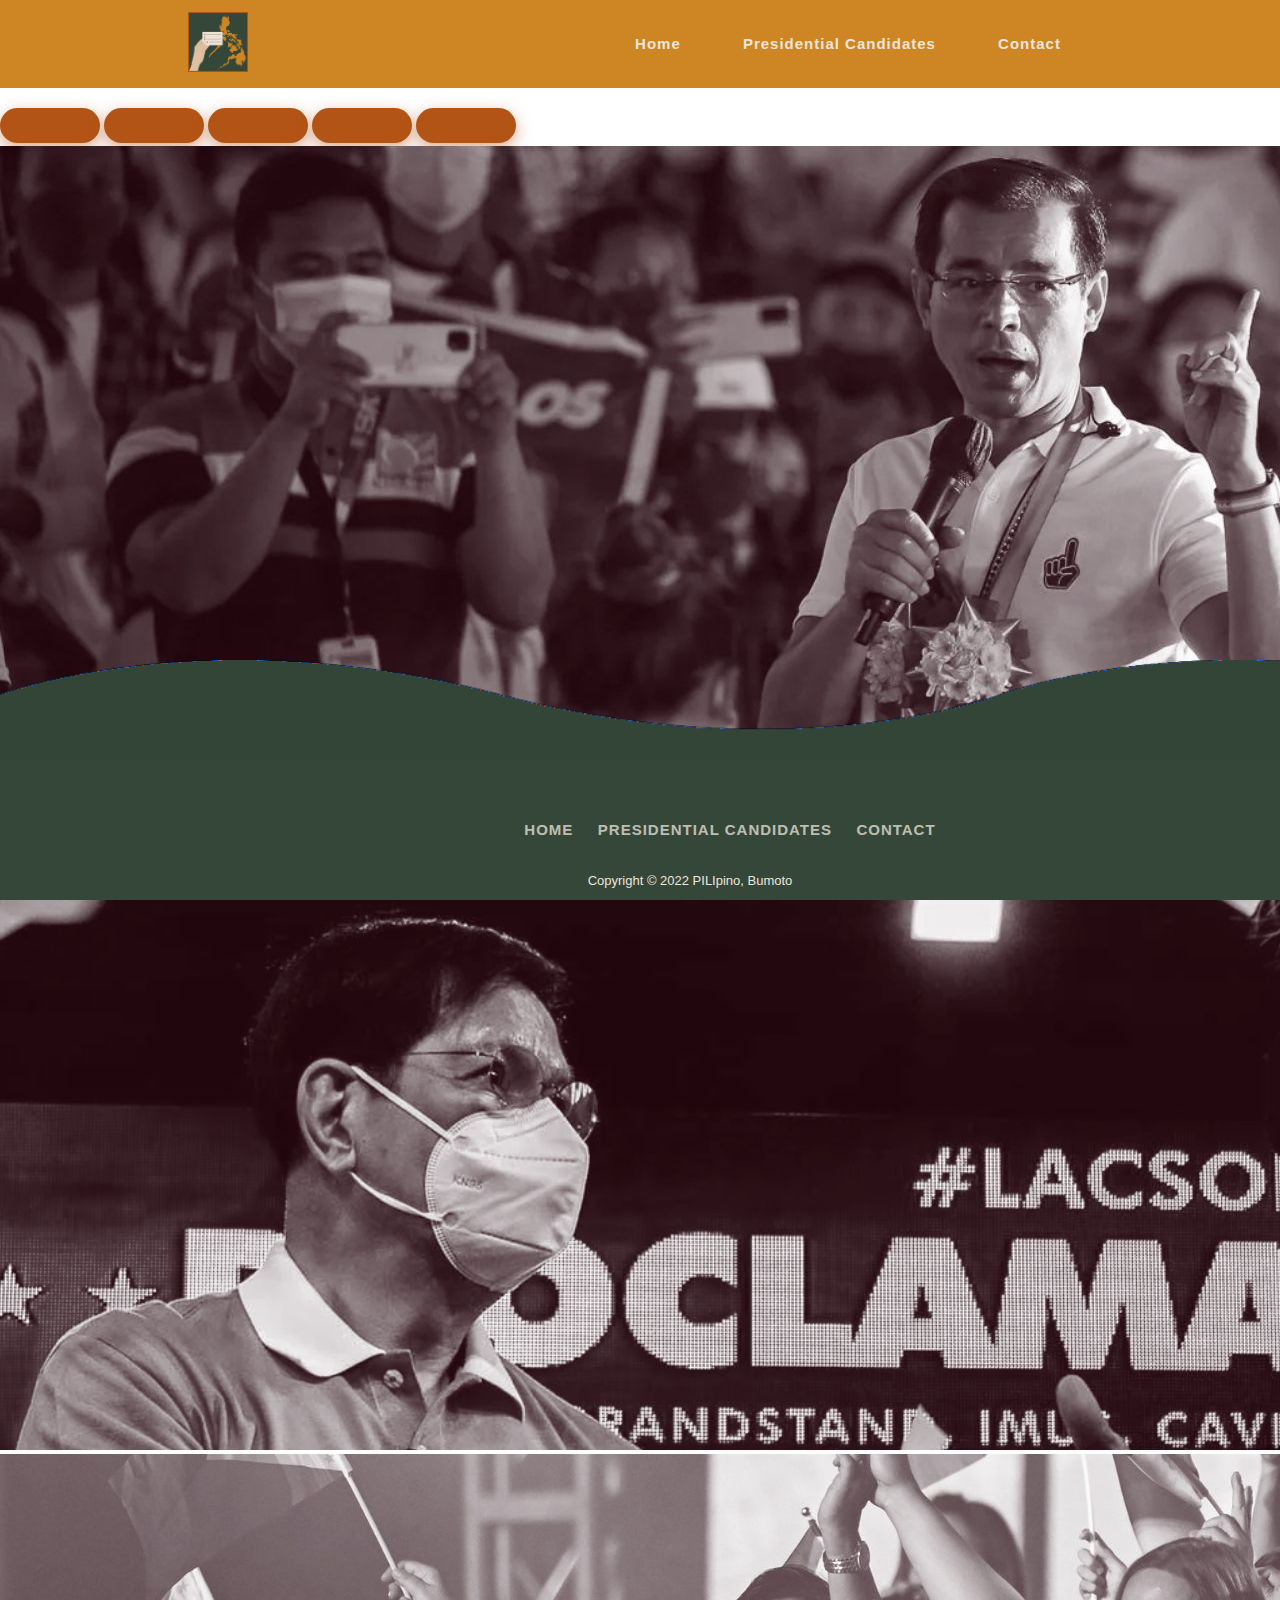
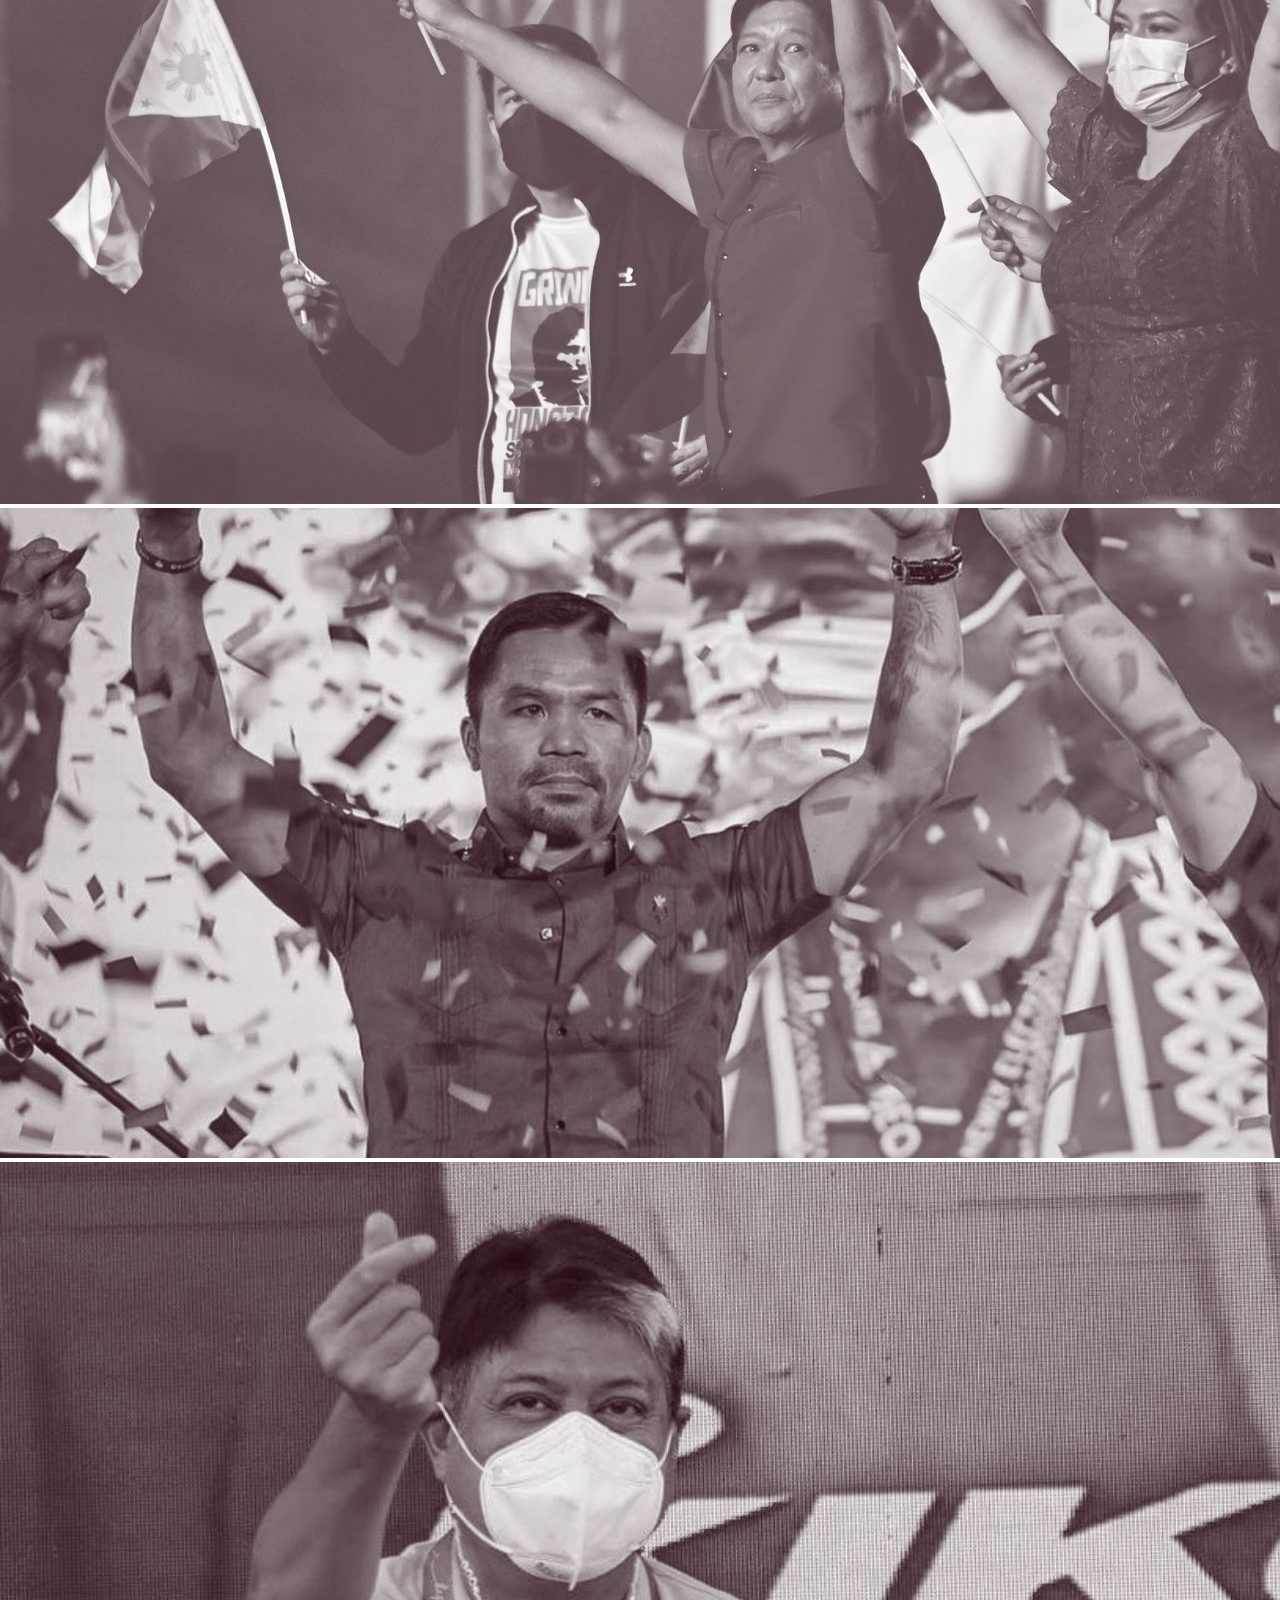
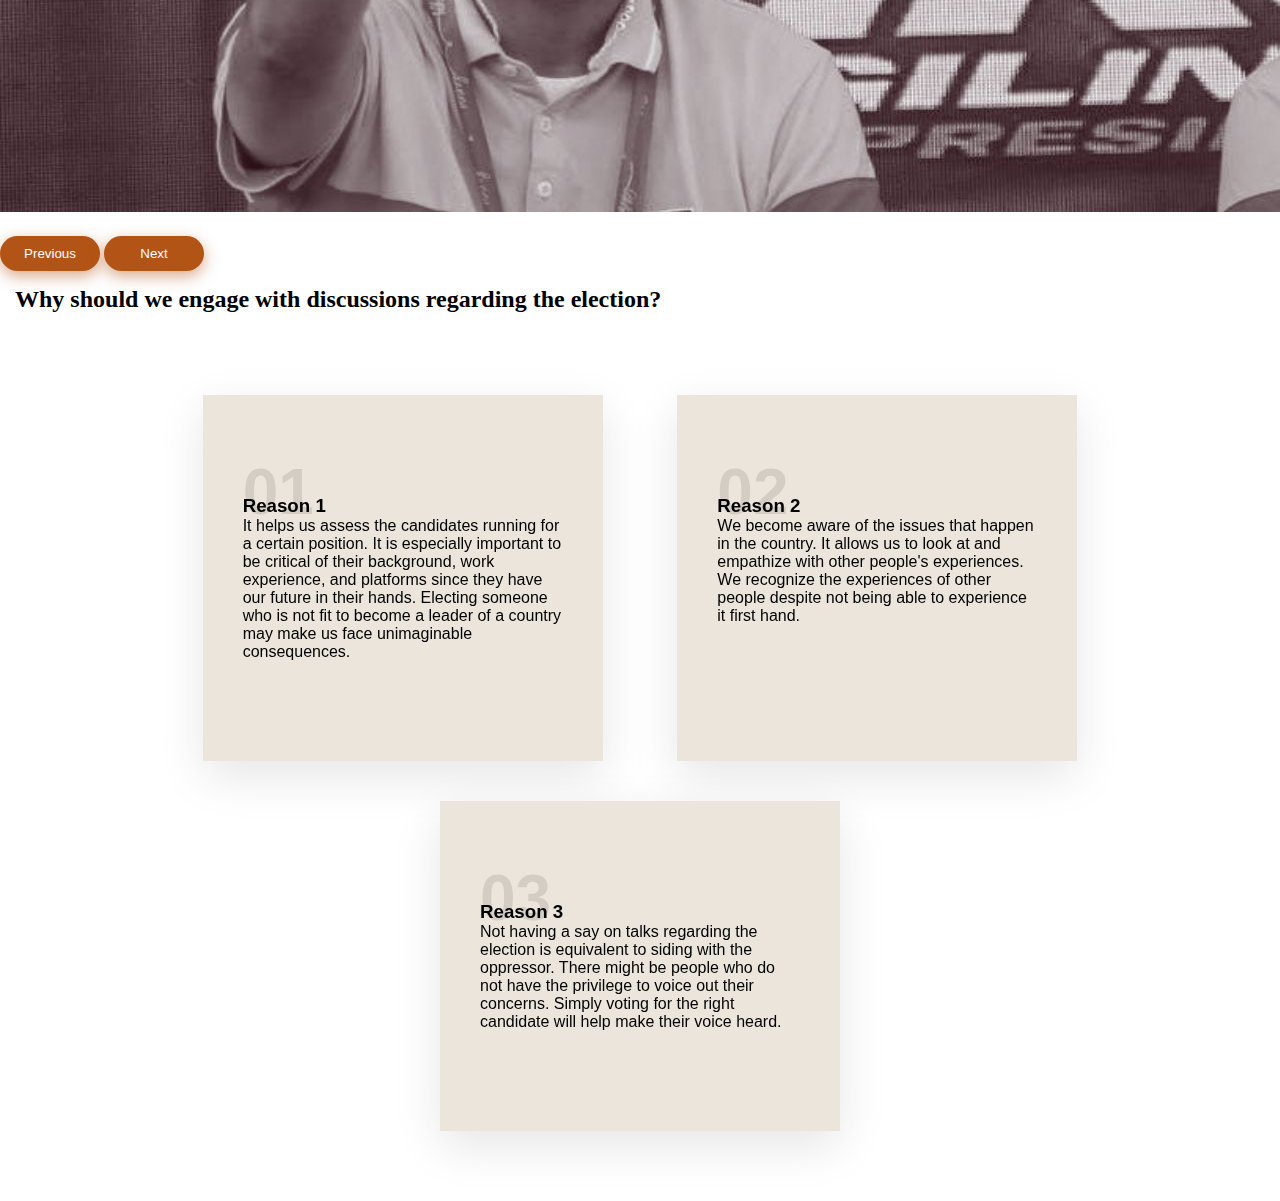
<file: index.html>
<!DOCTYPE html>
<html lang="en">
<head>
    <meta charset="UTF-8">
    <meta http-equiv="X-UA-Compatible" content="IE=edge">
    <meta name="viewport" content="width=device-width, initial-scale=1.0">
    <link rel="stylesheet" href="style.css">
    <link href="https://cdn.jsdelivr.net/npm/bootstrap@5.1.3/dist/css/bootstrap.min.css" rel="stylesheet" integrity="sha384-1BmE4kWBq78iYhFldvKuhfTAU6auU8tT94WrHftjDbrCEXSU1oBoqyl2QvZ6jIW3" crossorigin="anonymous">
    <title>PILIpino, Bumoto</title>
</head>
<body>
  <nav>
    <div class="logo">
      <img src="PILIpino, Bumoto Logo.jpeg" width="60" height="60"></img> 
    </div>
    <ul class="nav-links">
      <li>
        <a href="index.html">Home</a>
      </li>
      <li>
        <a href="presidential candidates.html">Presidential Candidates</a>      
      </li>
      <li>
        <a href="contact.html">Contact</a>
      </li>
    </ul>
    <div class="burger">
      <div class="line1"></div>
      <div class="line2"></div>
      <div class="line3"></div>
    </div>
  </nav>

  <script src="app.js"></script> 

<main>
  <!-- Option 1: Bootstrap Bundle with Popper -->
  <script src="https://cdn.jsdelivr.net/npm/bootstrap@5.1.3/dist/js/bootstrap.bundle.min.js" integrity="sha384-ka7Sk0Gln4gmtz2MlQnikT1wXgYsOg+OMhuP+IlRH9sENBO0LRn5q+8nbTov4+1p" crossorigin="anonymous"></script>
  
  <div class="container-fluid">
    <div class="row">
    <div id="carouselExampleIndicators" class="carousel slide" data-bs-ride="carousel">
      <div class="carousel-indicators">
        <button type="button" data-bs-target="#carouselExampleIndicators" data-bs-slide-to="0" class="active" aria-current="true" aria-label="Slide 1"></button>
        <button type="button" data-bs-target="#carouselExampleIndicators" data-bs-slide-to="1" aria-label="Slide 2"></button>
        <button type="button" data-bs-target="#carouselExampleIndicators" data-bs-slide-to="2" aria-label="Slide 3"></button>
        <button type="button" data-bs-target="#carouselExampleIndicators" data-bs-slide-to="3" aria-label="Slide 4"></button>
        <button type="button" data-bs-target="#carouselExampleIndicators" data-bs-slide-to="4" aria-label="Slide 5"></button>
      </div>
      <div class="carousel-inner">
        <div class="carousel-item active">
          <img src="domagoso campaign.jpg" class="img-fluid" alt="...">
        </div>
        <div class="carousel-item">
          <img src="lacson campaign.jpg" class="img-fluid" alt="...">
        </div>
        <div class="carousel-item">
          <img src="marcos campaign.jpg" class="img-fluid" alt="...">
        </div>
        <div class="carousel-item">
          <img src="pacquiao campaign.jpg" class="img-fluid" alt="...">
        </div>
        <div class="carousel-item">
          <img src="robredo campaign.jpg" class="img-fluid" alt="...">
        </div>
      </div>
      <button class="carousel-control-prev" type="button" data-bs-target="#carouselExampleIndicators" data-bs-slide="prev">
        <span class="carousel-control-prev-icon" aria-hidden="true"></span>
        <span class="visually-hidden">Previous</span>
      </button>
      <button class="carousel-control-next" type="button" data-bs-target="#carouselExampleIndicators" data-bs-slide="next">
        <span class="carousel-control-next-icon" aria-hidden="true"></span>
        <span class="visually-hidden">Next</span>
      </button>
         </div>
      </div>
      <span class="placeholder w-100"></span>
  </div>

  <div class="text-reason">
    <h2>Why should we engage with discussions regarding the election?</h2>
  </div>

  <div class="container">
    <div class="box">
      <h2>01</h2>
      <h3>Reason 1</h3>
      <p>It helps us assess the candidates running for a certain position. It is especially important
         to be critical of their background, work experience, and platforms since they have our future 
         in their hands. Electing someone who is not fit to become a leader of a country may make us
         face unimaginable consequences.</p>
    </div>
    <div class="box">
      <h2>02</h2>
      <h3>Reason 2</h3>
      <p>We become aware of the issues that happen in the country. It allows us to look at and 
         empathize with other people's experiences. We recognize the experiences of other people
         despite not being able to experience it first hand.</p>
    </div>
    <div class="box">
      <h2>03</h2>
      <h3>Reason 3</h3>
      <p>Not having a say on talks regarding the election is equivalent to siding with the oppressor.  
         There might be people who do not have the privilege to voice out their concerns. Simply voting
         for the right candidate will help make their voice heard.</p>
    </div>
  </div>

  <footer>
    <ul class="waves">
      <div class="wave" id="wave1"></div>
      <div class="wave" id="wave2"></div>
      <div class="wave" id="wave3"></div>
      <div class="wave" id="wave4"></div>
    </ul>
   <ul class="menu">
     <li><a href="index.html">HOME</a></li>
     <li><a href="presidential candidates.html">PRESIDENTIAL CANDIDATES</a></li>
     <li><a href="contact.html">CONTACT</a></li>
   </ul>
   <div class="copyright">
    <p>Copyright © 2022 PILIpino, Bumoto</p>
   </div>
  </footer>

</body>
</html>
</file>
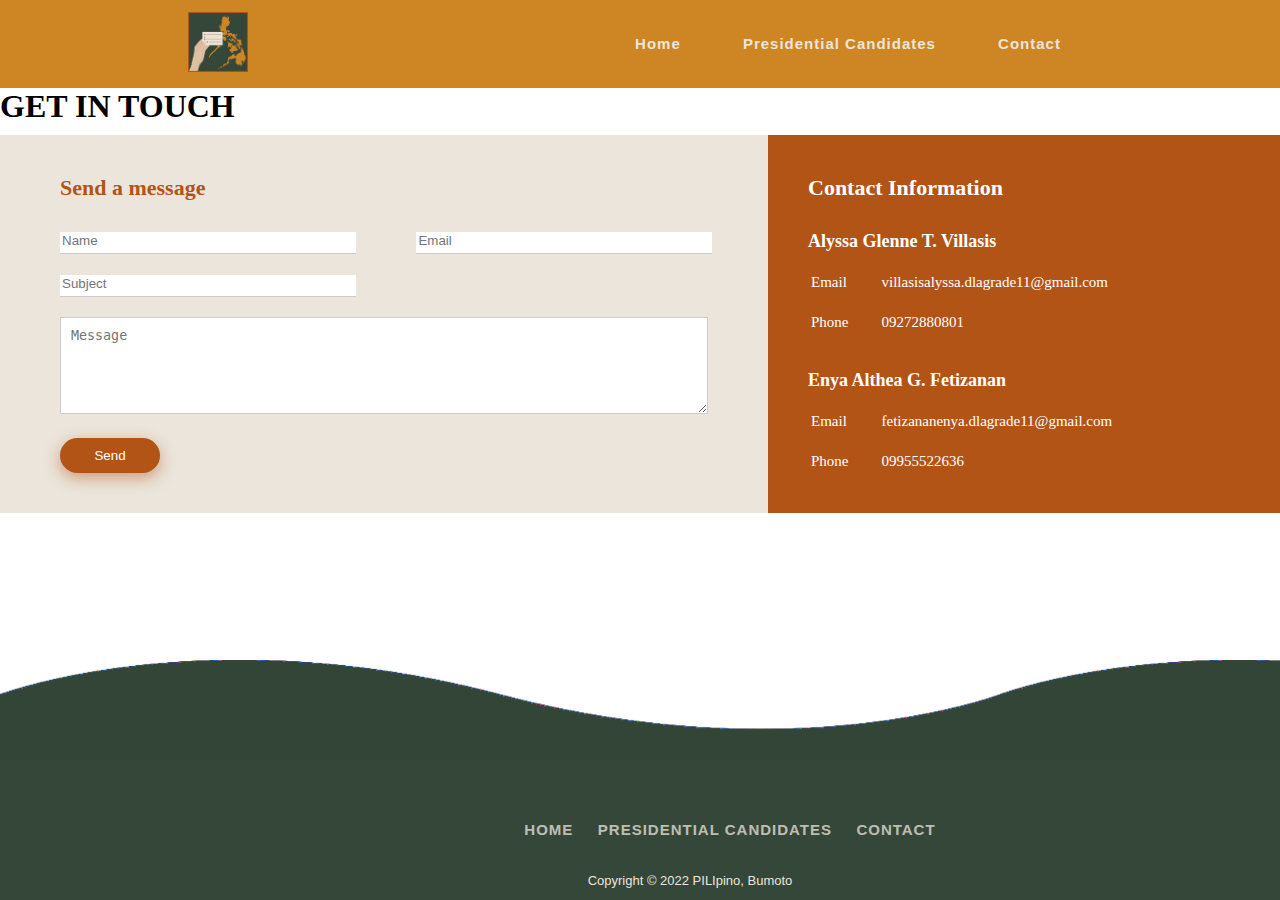
<file: contact.html>
<!DOCTYPE html>
<html lang="en">
<head>
    <meta charset="UTF-8">
    <meta http-equiv="X-UA-Compatible" content="IE=edge">
    <meta name="viewport" content="width=device-width, initial-scale=1.0">
    <link href="https://cdn.jsdelivr.net/npm/bootstrap@5.1.3/dist/css/bootstrap.min.css" rel="stylesheet" integrity="sha384-1BmE4kWBq78iYhFldvKuhfTAU6auU8tT94WrHftjDbrCEXSU1oBoqyl2QvZ6jIW3" crossorigin="anonymous">
    <link rel="stylesheet" href="style.css">
    <title>Document</title>
</head>
<body>
    <nav>
        <div class="logo">
          <img src="PILIpino, Bumoto Logo.jpeg" width="60" height="60"></img> 
        </div>
        <ul class="nav-links">
          <li>
            <a href="index.html">Home</a>
          </li>
          <li>
            <a href="presidential candidates.html">Presidential Candidates</a>      
          </li>
          <li>
            <a href="contact.html">Contact</a>
          </li>
        </ul>
        <div class="burger">
          <div class="line1"></div>
          <div class="line2"></div>
          <div class="line3"></div>
        </div>
      </nav>
    
      <script src="app.js"></script> 

      <div class="container-fluid">
      <h1>GET IN TOUCH</h1>
        <div class="contact-box">
          <div class="contact-left">
            <h3>Send a message</h3>
            <form>
              <div class="input-row">
                <div class="input-group">
                  <input type="text" placeholder="Name">
                </div>
                <div class="input-group">
                  <input type="text" placeholder="Email">
                </div>
              </div>
              <div class="input-row">
                <div class="input-group">
                  <input type="text" placeholder="Subject">
                </div>
              </div>
              <textarea rows="5" placeholder="Message"></textarea>
            
                <button type="submit">Send</button>
            </form>
          </div>
          <div class="contact-right">
            <h3>Contact Information</h3>

            <table>
              <h4>Alyssa Glenne T. Villasis</h4>
              <tr>
                <td>Email</td>
                <td>villasisalyssa.dlagrade11@gmail.com</td>
              </tr>
              <tr>
                <td>Phone</td>
                <td>09272880801</td>
              </tr>
            </table>
            <br>
            <br>
            <table>
              <h4>Enya Althea G. Fetizanan</h4>
              <tr>
                <td>Email</td>
                <td>fetizananenya.dlagrade11@gmail.com</td>
              </tr>
              <tr>
                <td>Phone</td>
                <td>09955522636</td>
              </tr>
            </table>

        </div>
    </div>  
      
    <footer>
      <ul class="waves">
        <div class="wave" id="wave1"></div>
        <div class="wave" id="wave2"></div>
        <div class="wave" id="wave3"></div>
        <div class="wave" id="wave4"></div>
      </ul>
     <ul class="menu">
       <li><a href="index.html">HOME</a></li>
       <li><a href="presidential candidates.html">PRESIDENTIAL CANDIDATES</a></li>
       <li><a href="contact.html">CONTACT</a></li>
     </ul>
     <div class="copyright">
      <p>Copyright © 2022 PILIpino, Bumoto</p>
     </div>
    </footer>

</body>
</html>
</file>
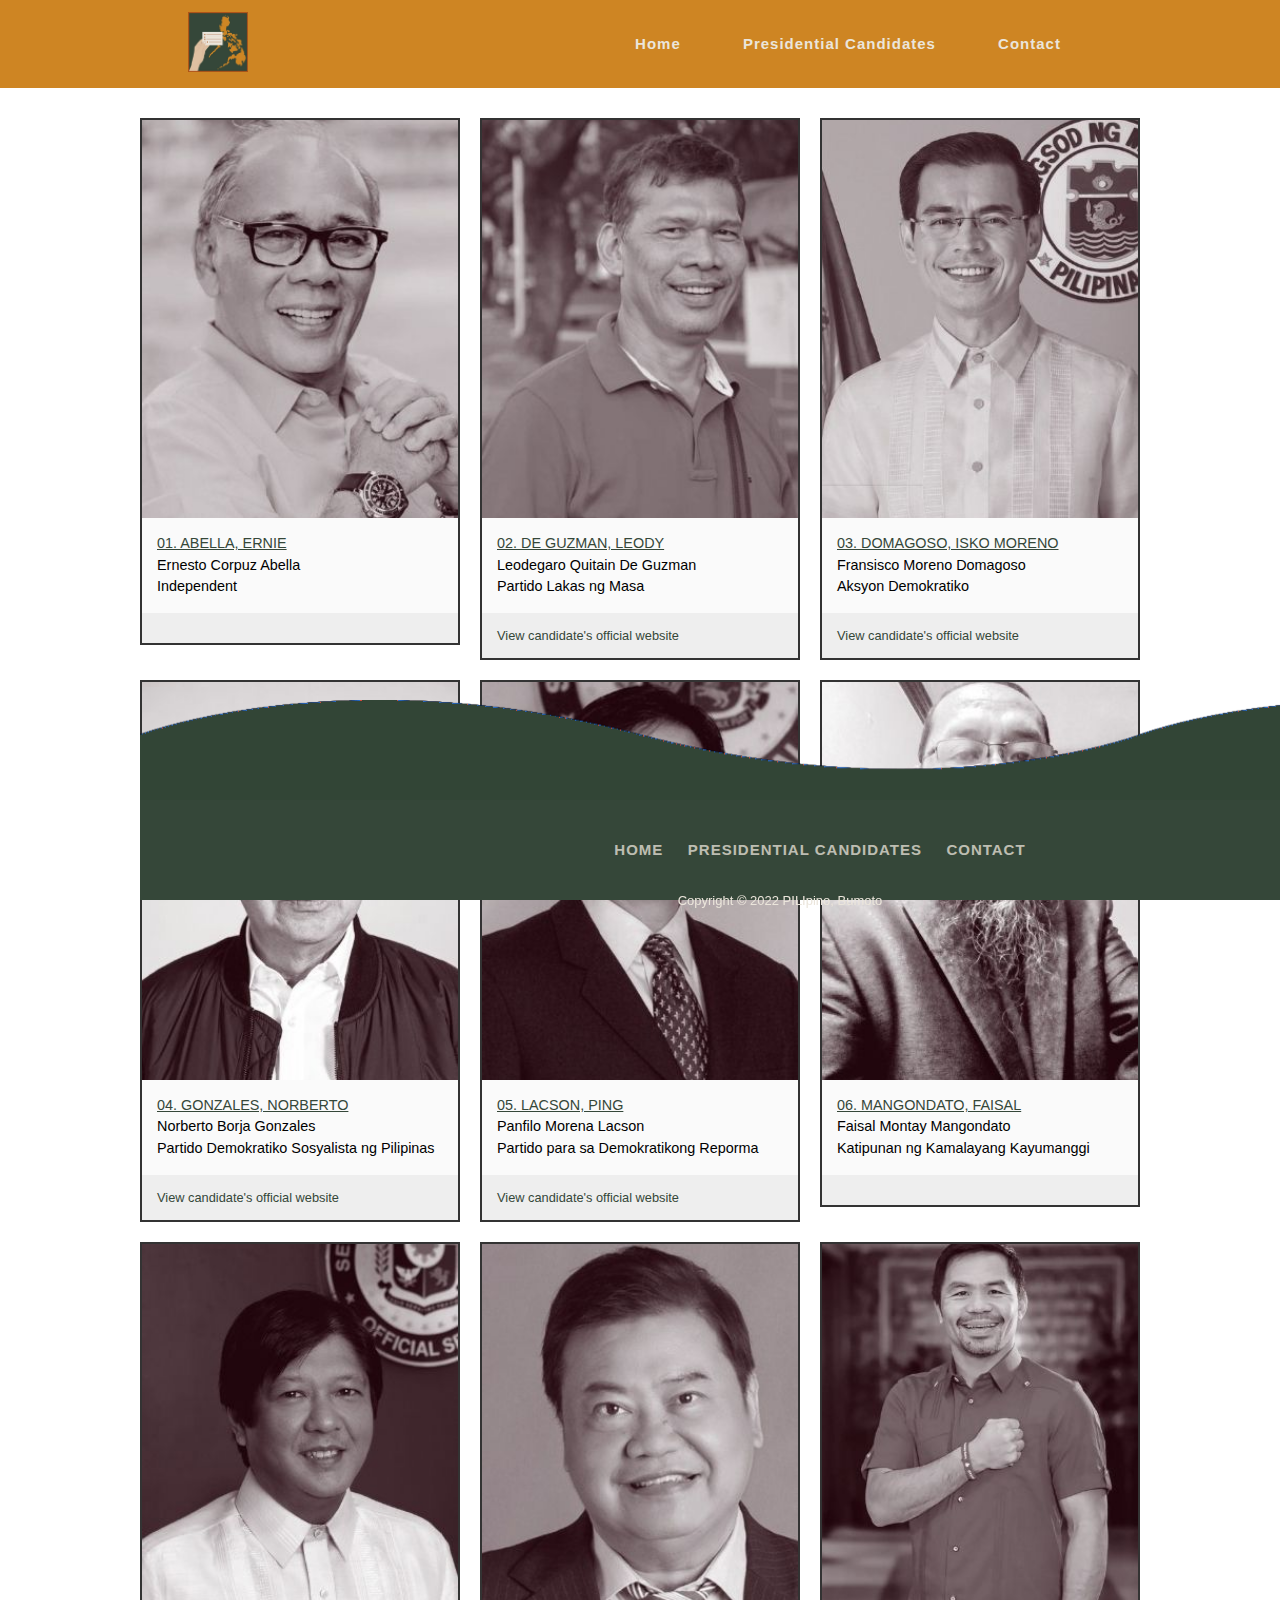
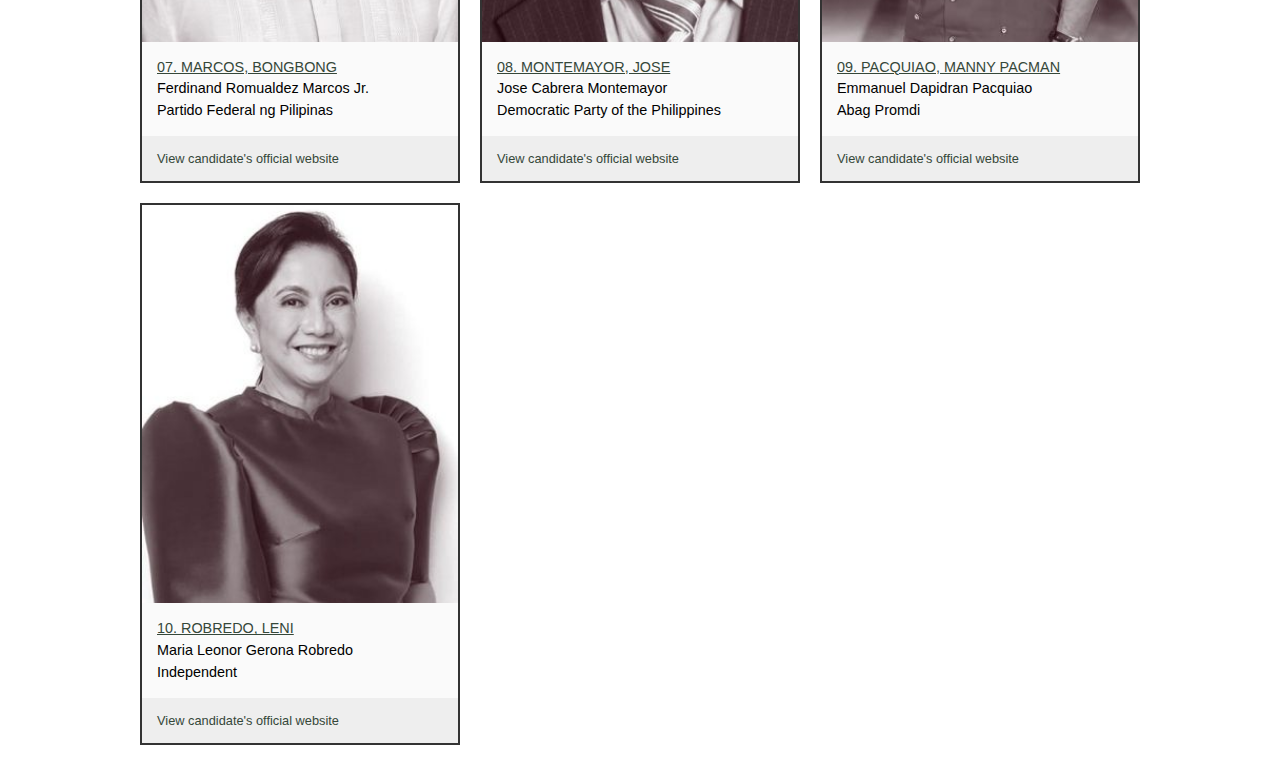
<file: presidential candidates.html>
<!DOCTYPE html>
<html lang="en">
<head>
   <meta charset="UTF-8">
   <meta http-equiv="X-UA-Compatible" content="IE=edge">
   <meta name="viewport" content="width=device-width, initial-scale=1.0">
   <link href="https://cdn.jsdelivr.net/npm/bootstrap@5.1.3/dist/css/bootstrap.min.css" rel="stylesheet" integrity="sha384-1BmE4kWBq78iYhFldvKuhfTAU6auU8tT94WrHftjDbrCEXSU1oBoqyl2QvZ6jIW3" crossorigin="anonymous">
   <link rel="stylesheet" href="style.css">
   <title>Presidential Candidates</title>
</head>
<body>
  <nav>
    <div class="logo">
      <img src="PILIpino, Bumoto Logo.jpeg" width="60" height="60"></img> 
    </div>
    <ul class="nav-links">
      <li>
        <a href="index.html">Home</a>
      </li>
      <li>
        <a href="presidential candidates.html">Presidential Candidates</a>      
      </li>
      <li>
        <a href="contact.html">Contact</a>
      </li>
    </ul>
    <div class="burger">
      <div class="line1"></div>
      <div class="line2"></div>
      <div class="line3"></div>
    </div>
  </nav>

  <script src="app.js"></script> 

   <link href="https://fonts.googleapis.com/icon?family=Material+Icons" rel="stylesheet">
   <div class="cards">
     <div class="card">
       <img class="card__image" src="abella, ernie.jpg">
       <div class="card__content">
           <a href="abella-ernie.html" class="candidate-name">01. ABELLA, ERNIE</a>
         <p>
           Ernesto Corpuz Abella
         </p>
         <p>
           Independent
         </p>
       </div>
       <div class="card__info">
        <div>
          <p></p>
        </div>
      </div>
     </div>
     <div class="card">
       <img class="card__image" src="de guzman, leody.jpg">
       <div class="card__content">
           <a href="deguzman-leody.html" class="candidate-name">02. DE GUZMAN, LEODY</a>
         <p>
            Leodegaro Quitain De Guzman
         </p>
         <p>
           Partido Lakas ng Masa
         </p>
       </div>
       <div class="card__info">
         <div>
           <a href="https://kaleody.org/" class="card__link">View candidate's official website</a>
         </div>
       </div>
     </div>
     <div class="card">
       <img class="card__image" src="domagoso, isko moreno.jpg">
       <div class="card__content">
           <a href="domagoso-isko-moreno.html" class="candidate-name">03. DOMAGOSO, ISKO MORENO</a>
         <p>
           Fransisco Moreno Domagoso
         </p>
         <p>
           Aksyon Demokratiko
         </p>
       </div>
       <div class="card__info">
         <div>
           <a href="https://tayosiisko.com/" class="card__link">View candidate's official website</a>
         </div>
       </div>
     </div>
     <div class="card">
       <img class="card__image" src="gonzales, norberto.jpg">
       <div class="card__content">
           <a href="gonzales-norberto.html" class="candidate-name">04. GONZALES, NORBERTO</a>
         <p>
           Norberto Borja Gonzales
         </p>
         <p>
           Partido Demokratiko Sosyalista ng Pilipinas
         </p>
       </div>
       <div class="card__info">
         <div>
           <a href="https://norbertobgonzales.com/online/" class="card__link">View candidate's official website</a>
         </div>
       </div>
     </div>
     <div class="card">
       <img class="card__image" src="lacson, ping.jpg">
       <div class="card__content">
           <a href="lacson-ping.html" class="candidate-name">05. LACSON, PING</a>
         <p>
           Panfilo Morena Lacson
         </p>
         <p>
           Partido para sa Demokratikong Reporma
         </p>
       </div>
       <div class="card__info">
         <div>
           <a href="https://pinglacson.net/" class="card__link">View candidate's official website</a>
         </div>
       </div>
     </div>
     <div class="card">
       <img class="card__image" src="mangondato, faisal.jpg">
       <div class="card__content">
           <a href="mangondato-faisal.html" class="candidate-name">06. MANGONDATO, FAISAL</a>
         <p>
           Faisal Montay Mangondato
         </p>
         <p>
           Katipunan ng Kamalayang Kayumanggi
         </p>
       </div>
       <div class="card__info">
         <div>
           <p></p>
         </div>
       </div>
     </div>
     <div class="card">
       <img class="card__image" src="marcos, bongbong.jpg">
       <div class="card__content">
           <a href="marcos-bongbong.html" class="candidate-name">07. MARCOS, BONGBONG</a>
         <p>
           Ferdinand Romualdez Marcos Jr.
         </p>
         <p>
           Partido Federal ng Pilipinas
         </p>
       </div>
       <div class="card__info">
         <div>
           <a href="https://www.bongbongmarcos.com/" class="card__link">View candidate's official website</a>
         </div>
       </div>
     </div>
     <div class="card">
       <img class="card__image" src="montemayor, jose jr..jpg">
       <div class="card__content">
           <a href="montemayor-jose.html" class="candidate-name">08. MONTEMAYOR, JOSE</a>
         <p>
           Jose Cabrera Montemayor
         </p>
         <p>
           Democratic Party of the Philippines
         </p>
       </div>
       <div class="card__info">
         <div>
           <a href="https://www.joeymontemayor.ph/about" class="card__link">View candidate's official website</a>
         </div>
       </div>
     </div>
     <div class="card">
       <img class="card__image" src="pacquiao, manny pacman.jpg">
       <div class="card__content">
           <a href="pacquiao-manny-pacman.html" class="candidate-name">09. PACQUIAO, MANNY PACMAN</a>
         <p>
           Emmanuel Dapidran Pacquiao
         </p>
         <p>
           Abag Promdi
         </p>
       </div>
       <div class="card__info">
         <div>
           <a href="https://pacquiaofoundation.org/" class="card__link">View candidate's official website</a>
         </div>
       </div>
     </div>
     <div class="card">
       <img class="card__image" src="robredo, leni.jpg">
       <div class="card__content">
           <a href="robredo-leni.html" class="candidate-name">10. ROBREDO, LENI</a>
         <p>
           Maria Leonor Gerona Robredo
         </p>
         <p>
           Independent
         </p>
       </div>
       <div class="card__info">
        <div>
          <a href="https://lenirobredo.com/" class="card__link">View candidate's official website</a>
        </div>
      </div>
    </div>
    
    <footer>
      <ul class="waves">
        <div class="wave" id="wave1"></div>
        <div class="wave" id="wave2"></div>
        <div class="wave" id="wave3"></div>
        <div class="wave" id="wave4"></div>
      </ul>
     <ul class="menu">
       <li><a href="index.html">HOME</a></li>
       <li><a href="presidential candidates.html">PRESIDENTIAL CANDIDATES</a></li>
       <li><a href="contact.html">CONTACT</a></li>
     </ul>
     <div class="copyright">
      <p>Copyright © 2022 PILIpino, Bumoto</p>
     </div>
    </footer>

</body>
</html>
</file>
<file: style.css>
*{
    margin: 0px;
    padding: 0px
    box-sizing: border-box;
}

nav{
    display: flex;
    justify-content: space-around;
    align-items: center;
    min-height: 8vh;
    background-color: #ce8523;
    font-family: 'Open Sans', sans-serif;
    padding: 8px 30px;
}

.logo{
    width: 50;
    letter-spacing: 1px;
    font-size: 18px;
}

.nav-links{
    display: flex;
    justify-content: space-around;
    width: 40%;
}

.nav-links li{
    list-style: none;
}

.nav-links a{
    color: #ebe5db;
    text-decoration: none;
    letter-spacing: 1px;
    font-weight: bold;
    font-size: 15px;
}

.burger{
    display: none;
    cursor: pointer;
}

.burger div{
    width: 25px;
    height: 3px;
    background-color: #ebe5db;
    margin: 5px;
    transition: all 0.3s ease;
}

@media screen and (max-width:1024px){
    .nav-links{
        width: 60%;
    }
}

@media screen and (max-width:768px){
    body{
        overflow-x: hidden;
    }
    .nav-links{
        position: absolute;
        right: 0px;
        height: 92vh;
        top: 8vh;
        background-color: #ce8523;
        display: flex;
        flex-direction: column;
        align-items: center;
        width: 50%;
        transform: translate(100%);
        transition: transform 0.5s ease-in;
    }
    .nav-links li{
        opacity: 0;
    }
    .burger{
        display: block;
    }
}

.nav-active{
    transform: translate(0%);
}

@keyframes navLinkFade{
    from{
        opacity: 0;
    }
    to{
        opacity: 1;
        transform: translateX(0px);
    }
}

.toggle .line1{
    transform:rotate(-45deg) translate(-5px,6px);
}
.toggle .line2{
    opacity: 0;
}
.toggle .line3{
    transform: rotate(45deg) translate(-5px,-6px);
}

/* Presidential Candidates Cards */

.cards {
    margin: 0 auto;
    max-width: 1000px;
    display: grid;
    grid-template-columns: repeat(auto-fill, minmax(250px, 1fr));
    grid-auto-rows: auto;
    gap: 20px;
    font-family: sans-serif;
    padding-top: 30px;
 }
  
 .cards * {
    box-sizing: border-box;
 }
  
 .card__image {
    width: 100%;
    height: 400px;
    object-fit: cover;
    display: block;
    border-top: 2px solid #333333;
    border-right: 2px solid #333333;
    border-left: 2px solid #333333;
 }
  
 .card__content {
    line-height: 1.5;
    font-size: 0.9em;
    padding: 15px;
    background: #fafafa;
    font-family: 'Open Sans', sans-serif;
    border-right: 2px solid #333333;
    border-left: 2px solid #333333;
 }
  
 .card__info {
    padding: 15px;
    display: flex;
    justify-content: space-between;
    align-items: center;
    color: #555555;
    background: #eeeeee;
    font-family: 'Open Sans', sans-serif;
    font-size: 0.8em;
    border-bottom: 2px solid #333333;
    border-right: 2px solid #333333;
    border-left: 2px solid #333333;
 }
  
 .card__content > p:first-of-type {
    margin-top: 0;
 }
  
 .card__content > p:last-of-type {
    margin-bottom: 0;
 }
  
 .card__link {
    color: #354739;
    text-decoration: none;
 }
  
 .card__link:hover {
    text-decoration: underline;
 }
  
 .candidate-name{
    color: #354739;
 }
 
 body{
    margin: 0;
    padding: 0;
  }

  .container{
     max-width: 1024px;
     margin: auto;
  }

  .row{
    display: flex;
    flex-wrap: wrap;
  }

  ul{
    list-style: none;
  }

  /* Footer */

  body{
    justify-content: flex-end;
    align-items: flex-end;
    min-height: 100vh;
  }

  footer{
    position: fixed;
    bottom: 0px;
    width: 100%;
    background: #354739;
    min-height: 100px;
    padding: 20px 50px;
    display: flex;
    justify-content: center;
    align-items: center;
    font-family: 'Open Sans', sans-serif;
  }

  footer .menu li{
    list-style: none;
    display: inline-block;
  }

  footer .menu li{
    list-style: none;
  }

  footer .menu li a{
    font-size: 15px;
    color: #ebe5db;
    margin: 0 10px;
    display: inline-block;
    text-decoration: none;
    opacity: 0.75;
    letter-spacing: 1px;
    font-weight: bold;
  }

  footer .menu li a:hover{
    opacity: 1;
  }

  footer .copyright{
    color: #ebe5db;
    text-align: center;
    font-size: 13px;
    font-family: 'Open Sans', sans-serif;
    position: absolute;
    margin-top: 100px;
    margin-bottom: auto;
  }

  footer .wave{
    position: absolute;
    top: -100px;
    left: 0;
    width: 100%;
    height: 100px;
    background: url(wave.png);
    background-size: 1000px 100px;
  }

  footer .wave#wave1{
    z-index: 1000;
    opacity: 1;
    bottom: 0;
    animation: animateWave 4s linear infinite;
  }

  footer .wave#wave2{
    z-index: 999;
    opacity: 0.5;
    bottom: 10px;
    animation: animateWave_02 4s linear infinite;
  }

  footer .wave#wave3{
    z-index: 1000;
    opacity: 0.2;
    bottom: 15px;
    animation: animateWave 3s linear infinite;
  }

  footer .wave#wave4{
    z-index: 999;
    opacity: 0.7;
    bottom: 20px;
    animation: animateWave_02 3s linear infinite;
  }

  @keyframes animateWave{
    0%{
      background-position-x: 1000px;
    }
    100%{
      background-position-x: 0px;
    }
  }

  @keyframes animateWave_02{
    0%{
      background-position-x: 0px;
    }
    100%{
      background-position-x: 1000px;
    }
  }

/* Reasons */

.container{
  width: 1100px;
  display: flex;
  justify-content: space-evenly;
  flex-wrap: wrap;
  font-family: 'Open Sans', sans-serif;
}

.container .box{
  position: relative;
  width: 320px;
  background: #ebe5db;
  padding: 100px 40px 60px;
  box-shadow: 0 15px 45px rgba(0,0,0,.1);
  margin-top: 20px;
  margin-bottom: 20px;
}

.container .box:before{
  content: '';
  position: absolute;
  top: 0;
  left: 0;
  width: 100%;
  height: 100%;
  background: #b35417;
  transform: scaleY(0);
  transform-origin: top;
  transition: transform 0.5s;
}

.container .box:hover:before{
  transform: scaleY(1);
  transform-origin: bottom;
  transition: transform 0.5s;
}

.container .box h2{
  position: absolute;
  left: 40px;
  top: 60px;
  font-size: 4em;
  font-weight: 800;
  z-index: 1;
  opacity: 0.1;
  transition: 0.5s;
}

.container .box:hover h2{
  opacity: 1;  
  color: #fff;
  transform: translateY(-40px);
}

.container .box h3{
  position: relative;
  font-size: 1.5 em;
  z-index: 2;  
  color: #000;
  transition: 0.5s;
}

.container .box p{
  position: relative;
  font-size: 1.5 em;
  z-index: 2;  
  color: #000;
  transition: 0.5s;
}

.container .box:hover h3,
.container .box:hover p{
  color: #fff;
}

/* Cards - Presidential Candidates Page */

.cards{
  margin-bottom: 25px;
}

/* Carousel Placeholder */

.placeholder{
    color: #b35417;
}

/* Accordion */

.btn.btn-primary{
  color: #fff;
  border-width: 2px;
  background: #ce8523;
  border-color: #ce8523;
  padding: 10px;
  margin-top: 10px;
}

.accordion-item{
  font-size: 15px;
  border: 1px solid #555555;
}

.accordion-item h2 button{
  display: block;
  text-align: left;
  text-decoration: none;
  color: #354739;
  position: relative;
  -webkit-box-shadow: 0 3px 10px -2px rgba(0,0,0,0.2)!important;
  box-shadow: 0 3px 10px -2px rgba(0,0,0,0.2)!important;
  border-radius: 0;
}

/* Contact */

.container{
  width: 80%;
  margin: 50px auto;
  font-family: 'Open Sans', sans-serif;
}

.contact-box{
  background: #ebe5db;
  display: flex;
}

.contact-left{
  flex-basis: 60%;
  padding: 40px 60px;
}

.contact-right{
  flex-basis: 40%;
  padding: 40px;
  background: #b35417;
  color: white;
}

h1{
  margin-bottom: 10px;
}

.container p{
  margin-bottom: 40px;
}

.input-row{
  display: flex;
  justify-content: space-between;
  margin-bottom: 20px;
  margin-top: 15px;
}

.input-row .input-group{
  flex-basis: 45%;
}

input{
  width: 100%;
  border: none;
  border-bottom: 1px solid #ccc;
  outline: none;
  padding-bottom: 5px;
}

textarea{
  width: 100%;
  border: 1px solid #ccc;
  outline: none;
  padding: 10px;
  box-sizing: border-box;
}

button{
  background: #b35417;
  width: 100px;
  border: none;
  outline: none;
  color: #fff;
  height: 35px;
  border-radius: 30px;
  margin-top: 20px;
  box-shadow: 0px 5px 15px 0px rgba(179,84,23,0.5);
}

.contact-left h3{
  color: #b35417;
  font-weight: 600;
  margin-bottom: 30px;
  font-size: 22px;
}

.contact-right h3{
  font-weight: 600;
  margin-bottom: 30px;
  font-size: 22px;
}

.contact-right h4{
 font-size: 18px;
}
.contact-right tr{
  font-size: 15px;
}

tr td:first-child{
  padding-right: 30px;
}

tr td{
  padding-top: 20px;
}

/* Text Reason */

.text-reason{
  padding: 15px;
  margin-bottom: -3px;
}
</file>
